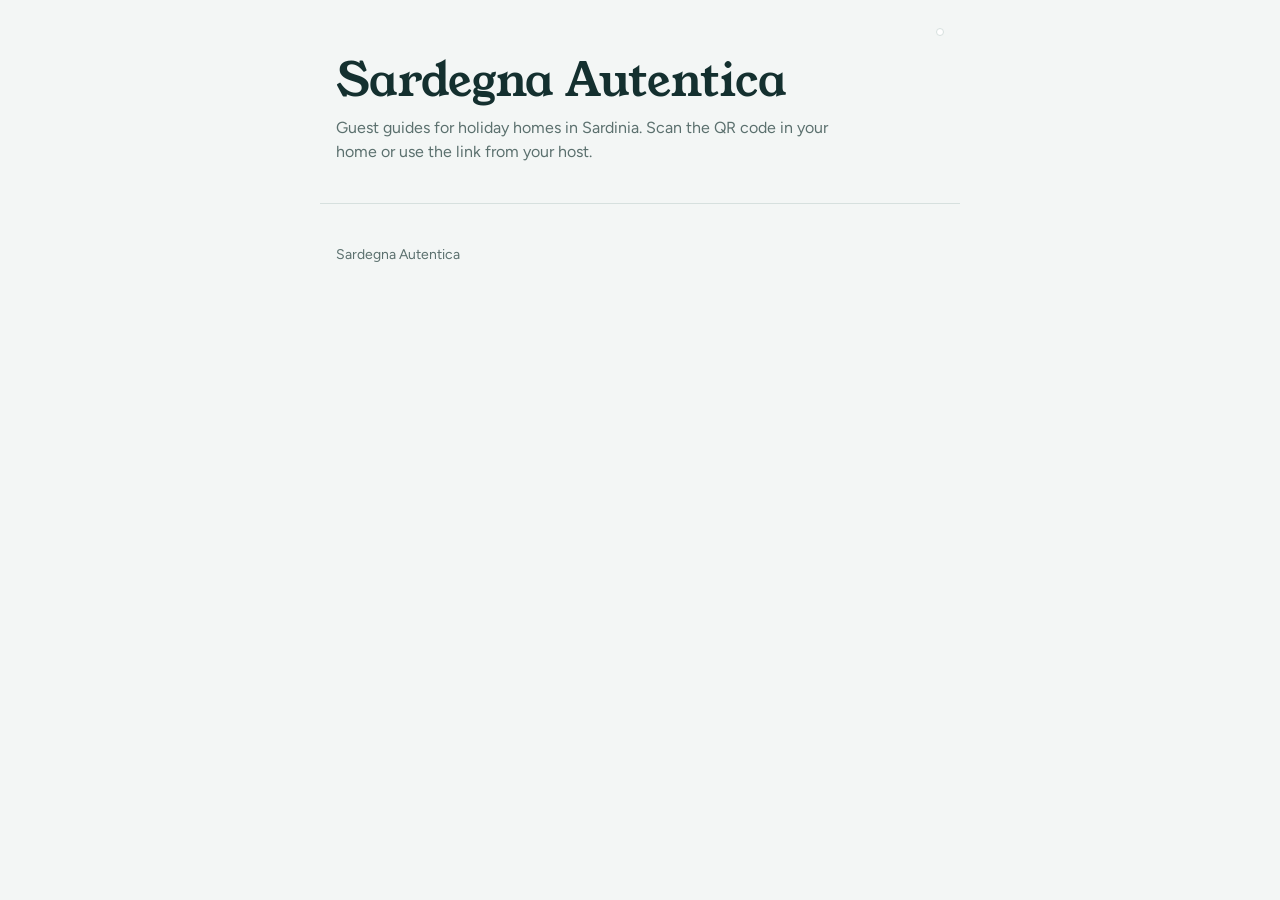
<file: index.html>
<!doctype html>
<html lang="en">
<head>
<meta charset="utf-8">
<meta name="viewport" content="width=device-width, initial-scale=1, viewport-fit=cover">
<title>Guest guide · Sardegna Autentica</title>
<meta name="description" content="Digital guest guide for holiday homes in Sardinia.">
<meta name="theme-color" content="#0f6b6b">
<link rel="manifest" href="manifest.webmanifest">
<link rel="icon" href="icons/icon-192.png">
<link rel="apple-touch-icon" href="icons/apple-touch-icon.png">
<link rel="preconnect" href="https://fonts.googleapis.com">
<link rel="preconnect" href="https://fonts.gstatic.com" crossorigin>
<link rel="stylesheet" href="https://fonts.googleapis.com/css2?family=Young+Serif&family=Figtree:wght@400;500;600;700&family=JetBrains+Mono:wght@500&display=swap">
<link rel="stylesheet" href="style.css">
</head>
<body>
<div class="wrap">
  <header id="top">
    <div class="topbar">
      <span class="place" id="place"></span>
      <div class="langs" id="langs" role="group" aria-label="Language"></div>
    </div>
    <img id="hostLogo" class="host-logo" alt="" hidden>
    <h1 id="title">…</h1>
    <p class="lede" id="lede"></p>
  </header>
  <nav id="nav" aria-label="Sections"></nav>
  <main id="main"><p class="note">Loading…</p></main>
  <footer id="foot"></footer>
</div>
<script src="app.js"></script>
</body>
</html>
</file>
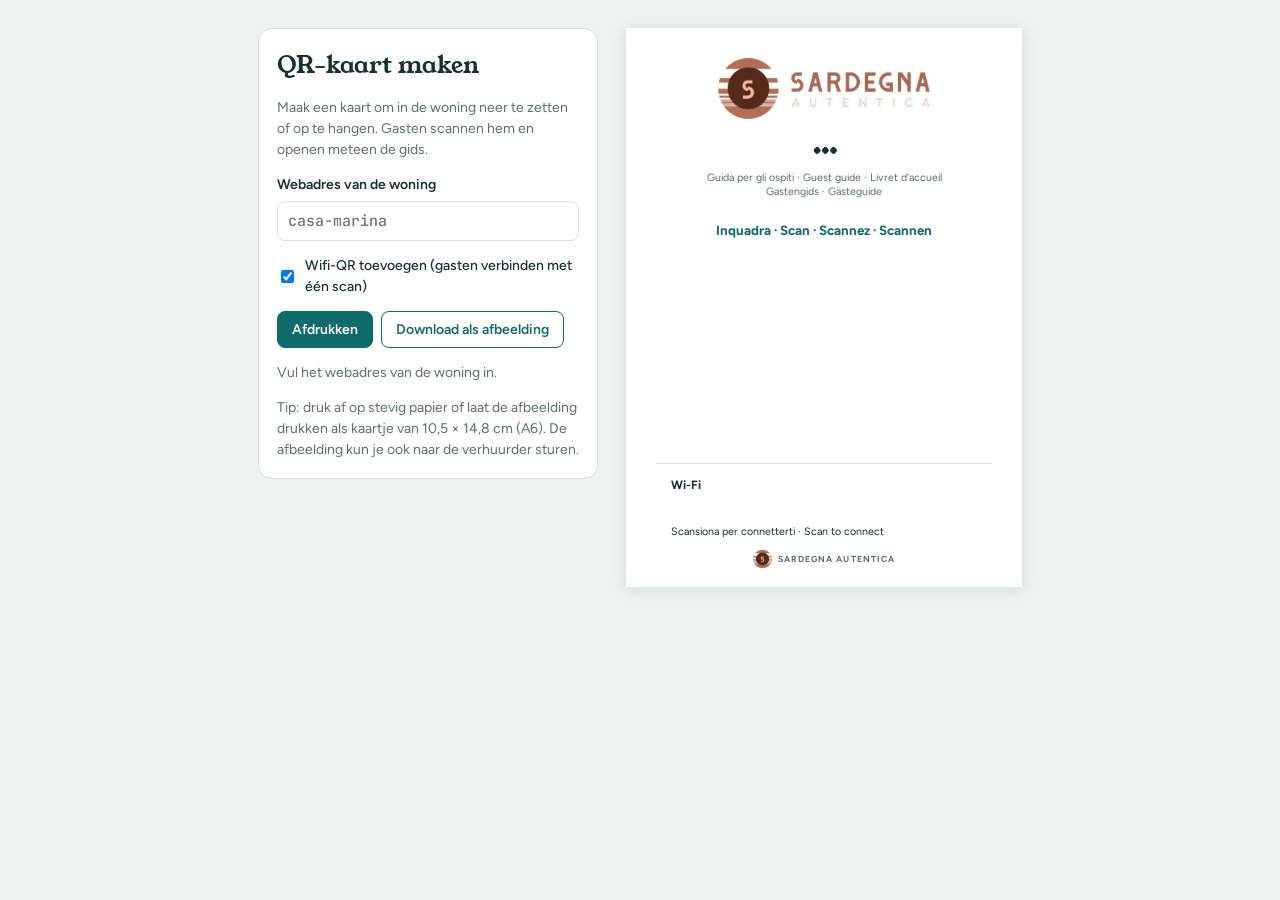
<file: qr.html>
<!doctype html>
<html lang="nl">
<head>
<meta charset="utf-8">
<meta name="viewport" content="width=device-width, initial-scale=1">
<title>QR-kaart · Gastengids</title>
<meta name="robots" content="noindex">
<link rel="icon" href="icons/icon-192.png">
<link rel="preconnect" href="https://fonts.googleapis.com">
<link rel="preconnect" href="https://fonts.gstatic.com" crossorigin>
<link rel="stylesheet" href="https://fonts.googleapis.com/css2?family=Young+Serif&family=Figtree:wght@400;500;600;700&family=JetBrains+Mono:wght@500&display=swap">
<style>
/* Printbare QR-kaart (A6) voor een woning. Bediening links, kaart rechts; bij afdrukken alleen de kaart. */
:root{
  --bg:#eef2f1; --paper:#ffffff; --ink:#14302f; --muted:#5b706e; --line:#d6e0de;
  --sea:#0f6b6b; --saffron:#a8700a; --saffron-soft:#f6ead0;
  --display:"Young Serif", Georgia, serif;
  --body:"Figtree", system-ui, -apple-system, "Segoe UI", sans-serif;
  --mono:"JetBrains Mono", ui-monospace, Menlo, Consolas, monospace;
}
*{box-sizing:border-box}
body{margin:0;background:var(--bg);color:var(--ink);font-family:var(--body);font-size:15px;line-height:1.5}
.layout{display:flex;flex-wrap:wrap;gap:28px;justify-content:center;align-items:flex-start;padding:28px 16px 48px}
.panel{flex:1 1 280px;max-width:340px;display:grid;gap:14px;background:var(--paper);border:1px solid var(--line);border-radius:14px;padding:18px}
.panel h1{font-family:var(--display);font-weight:400;font-size:24px;margin:0}
.panel p{margin:0;color:var(--muted);font-size:14px}
label{font-weight:600;font-size:14px;display:grid;gap:6px}
input[type=text]{font:500 15px var(--mono);padding:9px 10px;border:1px solid var(--line);border-radius:8px;width:100%}
.check{display:flex;gap:8px;align-items:center;font-weight:500}
.btns{display:flex;flex-wrap:wrap;gap:8px}
button{font:600 14px var(--body);border-radius:8px;padding:9px 14px;cursor:pointer;border:1px solid var(--sea);background:var(--paper);color:var(--sea)}
button.primary{background:var(--sea);color:#fff}
button:focus-visible,input:focus-visible{outline:2px solid var(--saffron);outline-offset:2px}
.msg{font-size:13px;color:var(--saffron)}
/* De kaart: 105 x 148 mm */
.card{width:105mm;height:148mm;max-width:100%;background:var(--paper);box-shadow:0 2px 14px rgba(20,48,47,.12);
  display:flex;flex-direction:column;align-items:center;text-align:center;padding:8mm 8mm 5mm;gap:2.8mm;overflow:hidden}
.brand{font-size:7.5pt;letter-spacing:.18em;text-transform:uppercase;color:var(--muted);font-weight:700}
.home{font-family:var(--display);font-size:22pt;line-height:1.05;margin:0;text-wrap:balance}
.langs{font-size:8pt;color:var(--muted);line-height:1.35}
.qr{width:47mm;height:47mm;display:block}
.scan{font-weight:700;font-size:10pt;color:var(--sea)}
.url{font-family:var(--mono);font-size:7.5pt;color:var(--ink);word-break:break-all}
.wifi{margin-top:auto;display:flex;gap:4mm;align-items:center;text-align:left;border-top:1px solid var(--line);padding-top:3.5mm;width:100%}
.wifi svg{width:20mm;height:20mm;flex:none}
.wifi-text{font-size:8pt;line-height:1.35;min-width:0}
.wifi-text b{font-size:9pt}
.wifi-text .mono{font-family:var(--mono);font-size:8pt;word-break:break-all}
.top-logo{max-width:62mm;max-height:16mm;object-fit:contain}
.sa-foot{display:flex;align-items:center;justify-content:center;gap:1.6mm;font-size:6.5pt;letter-spacing:.12em;text-transform:uppercase;color:var(--muted);font-weight:700}
.sa-foot img{width:5mm;height:5mm}
@media print{
  @page{size:A6;margin:0}
  body{background:#fff}
  .panel{display:none}
  .layout{padding:0;display:block}
  .card{box-shadow:none;margin:0}
}
</style>
</head>
<body>
<div class="layout">
  <form class="panel" id="panel" onsubmit="return false">
    <h1>QR-kaart maken</h1>
    <p>Maak een kaart om in de woning neer te zetten of op te hangen. Gasten scannen hem en openen meteen de gids.</p>
    <label for="slug">Webadres van de woning
      <input type="text" id="slug" placeholder="casa-marina" autocomplete="off">
    </label>
    <label class="check" for="withWifi"><input type="checkbox" id="withWifi" checked> Wifi-QR toevoegen (gasten verbinden met één scan)</label>
    <div class="btns">
      <button type="button" class="primary" id="print">Afdrukken</button>
      <button type="button" id="png">Download als afbeelding</button>
    </div>
    <p class="msg" id="msg" role="status"></p>
    <p>Tip: druk af op stevig papier of laat de afbeelding drukken als kaartje van 10,5 × 14,8 cm (A6). De afbeelding kun je ook naar de verhuurder sturen.</p>
  </form>

  <div class="card" id="card">
    <img class="top-logo" id="topLogo" src="media/sardegna-autentica-logo.png" alt="Sardegna Autentica">
    <h2 class="home" id="homeName">…</h2>
    <div class="langs">Guida per gli ospiti · Guest guide · Livret d'accueil<br>Gastengids · Gästeguide</div>
    <div id="qrMain"></div>
    <div class="scan">Inquadra · Scan · Scannez · Scannen</div>
    <div class="url" id="url"></div>
    <div class="wifi" id="wifiBox" hidden>
      <div id="qrWifi"></div>
      <div class="wifi-text">
        <b>Wi-Fi</b><br>
        <span class="mono" id="wifiNet"></span><br>
        <span class="mono" id="wifiPass"></span><br>
        Scansiona per connetterti · Scan to connect
      </div>
    </div>
    <div class="sa-foot"><img src="media/sardegna-autentica-mark.png" alt="">Sardegna Autentica</div>
  </div>
</div>

<script src="vendor/qrcode.js"></script>
<script>
(function () {
  "use strict";
  qrcode.stringToBytes = qrcode.stringToBytesFuncs["UTF-8"];
  var $ = function (id) { return document.getElementById(id); };
  var home = null;

  function base() {
    return location.origin + location.pathname.replace(/qr\.html$/, "");
  }
  function guideUrl(slug) { return base() + slug; }
  function wifiEsc(s) { return String(s || "").replace(/([\\;,:"])/g, "\\$1"); }
  function wifiPayload(w) {
    return "WIFI:T:WPA;S:" + wifiEsc(w.netwerk) + ";P:" + wifiEsc(w.wachtwoord) + ";;";
  }
  function makeQr(text) {
    var q = qrcode(0, "M"); q.addData(text); q.make(); return q;
  }
  function svgFor(q, cls) {
    var n = q.getModuleCount(), m = 2, size = n + m * 2, d = "";
    for (var r = 0; r < n; r++) for (var c = 0; c < n; c++) if (q.isDark(r, c)) d += "M" + (c + m) + " " + (r + m) + "h1v1h-1z";
    return '<svg class="' + cls + '" viewBox="0 0 ' + size + " " + size + '" shape-rendering="crispEdges" role="img" aria-label="QR-code">' +
      '<rect width="' + size + '" height="' + size + '" fill="#fff"/><path d="' + d + '" fill="#14302f"/></svg>';
  }
  function msg(t) { $("msg").textContent = t || ""; }

  function draw() {
    var slug = $("slug").value.trim().toLowerCase().replace(/[^a-z0-9-]/g, "");
    if (!slug) { msg("Vul het webadres van de woning in."); return; }
    var url = guideUrl(slug);
    $("qrMain").innerHTML = svgFor(makeQr(url), "qr");
    $("url").textContent = url.replace(/^https?:\/\//, "");
    $("homeName").textContent = (home && home.naam) || slug;
    var hl = home && home.logo ? String(home.logo).replace(/^\/+/, "") : "";
    $("topLogo").src = hl || "media/sardegna-autentica-logo.png";
    $("topLogo").alt = hl ? ((home && home.naam) || "") : "Sardegna Autentica";
    var w = home && home.wifi;
    var showWifi = $("withWifi").checked && w && w.netwerk;
    $("wifiBox").hidden = !showWifi;
    if (showWifi) {
      $("qrWifi").innerHTML = svgFor(makeQr(wifiPayload(w)), "");
      $("wifiNet").textContent = w.netwerk;
      $("wifiPass").textContent = w.wachtwoord || "";
    }
  }

  function load() {
    var slug = $("slug").value.trim().toLowerCase().replace(/[^a-z0-9-]/g, "");
    home = null;
    if (!slug) { draw(); return; }
    fetch("content/woningen/" + slug + ".json", { cache: "no-cache" }).then(function (r) {
      if (!r.ok) throw new Error(r.status);
      return r.json();
    }).then(function (h) { home = h; msg(""); draw(); }).catch(function () {
      msg("Deze woning bestaat (nog) niet. Controleer het webadres in Pages CMS.");
      draw();
    });
    try { history.replaceState(null, "", "?w=" + slug); } catch (e) {}
  }

  // Afbeelding (A6 op 300 dpi) tekenen op een canvas, zelfde opbouw als de kaart
  function loadImg(src) {
    return new Promise(function (res) { var i = new Image(); i.onload = function () { res(i); }; i.onerror = function () { res(null); }; i.src = src; });
  }
  function fit(g, img, cx, y, maxW, maxH) {
    if (!img) return 0;
    var r = Math.min(maxW / img.width, maxH / img.height), w = img.width * r, h = img.height * r;
    g.drawImage(img, cx - w / 2, y + (maxH - h) / 2, w, h);
    return maxH;
  }
  function downloadPng() {
    var W = 1240, H = 1748, mm = W / 105;
    var css = getComputedStyle(document.documentElement);
    var display = css.getPropertyValue("--display"), body = css.getPropertyValue("--body"), mono = css.getPropertyValue("--mono");
    Promise.all([loadImg($("topLogo").src), loadImg("media/sardegna-autentica-mark.png")]).then(function (imgs) {
      var cv = document.createElement("canvas"); cv.width = W; cv.height = H;
      var g = cv.getContext("2d");
      g.fillStyle = "#fff"; g.fillRect(0, 0, W, H);
      g.textAlign = "center"; g.textBaseline = "alphabetic";
      var y = 8 * mm;
      y += fit(g, imgs[0], W / 2, y, 62 * mm, 16 * mm) + 9 * mm;
      g.fillStyle = "#14302f"; g.font = (7.8 * mm) + "px " + display;
      var lines = wrap(g, $("homeName").textContent, W / 2, y, W - 16 * mm);
      lines.forEach(function (l, i) { g.fillText(l, W / 2, y + i * 8.6 * mm); });
      y += (lines.length - 1) * 8.6 * mm + 6.5 * mm;
      g.fillStyle = "#5b706e"; g.font = (2.9 * mm) + "px " + body;
      g.fillText("Guida per gli ospiti · Guest guide · Livret d'accueil", W / 2, y); y += 4 * mm;
      g.fillText("Gastengids · Gästeguide", W / 2, y); y += 3.5 * mm;
      var qs = 47 * mm; drawQr(g, makeQr(guideUrl($("slug").value.trim())), W / 2 - qs / 2, y, qs); y += qs + 5.5 * mm;
      g.fillStyle = "#0f6b6b"; g.font = "700 " + (3.6 * mm) + "px " + body; g.fillText("Inquadra · Scan · Scannez · Scannen", W / 2, y); y += 4.6 * mm;
      g.fillStyle = "#14302f"; g.font = (2.7 * mm) + "px " + mono; g.fillText($("url").textContent, W / 2, y);
      // voet: rond logo + naam
      var fy = H - 5 * mm - 5 * mm;
      g.font = "700 " + (2.3 * mm) + "px " + body; g.fillStyle = "#5b706e";
      var label = "SARDEGNA AUTENTICA", tw = g.measureText(label).width + 0.3 * mm * (label.length - 1), total = 5 * mm + 1.6 * mm + tw, fx = W / 2 - total / 2;
      if (imgs[1]) g.drawImage(imgs[1], fx, fy, 5 * mm, 5 * mm);
      letter(g, label, fx + 6.6 * mm + tw / 2, fy + 3.6 * mm, 0.3 * mm);
      if (!$("wifiBox").hidden) {
        var wy = fy - 3 * mm - 20 * mm;
        g.strokeStyle = "#d6e0de"; g.lineWidth = 2; g.beginPath(); g.moveTo(8 * mm, wy - 3.5 * mm); g.lineTo(W - 8 * mm, wy - 3.5 * mm); g.stroke();
        drawQr(g, makeQr(wifiPayload(home.wifi)), 8 * mm, wy, 20 * mm);
        g.textAlign = "left"; var tx = 32 * mm;
        g.fillStyle = "#14302f"; g.font = "700 " + (3.2 * mm) + "px " + body; g.fillText("Wi-Fi", tx, wy + 4 * mm);
        g.font = (2.9 * mm) + "px " + mono; g.fillText(home.wifi.netwerk, tx, wy + 8.5 * mm); g.fillText(home.wifi.wachtwoord || "", tx, wy + 12.5 * mm);
        g.font = (2.9 * mm) + "px " + body; g.fillText("Scansiona per connetterti · Scan to connect", tx, wy + 17 * mm);
      }
      var a = document.createElement("a");
      a.href = cv.toDataURL("image/png");
      a.download = "qr-" + ($("slug").value.trim() || "gids") + ".png";
      document.body.appendChild(a); a.click(); a.remove();
    });
  }
  function drawQr(g, q, x, y, size) {
    var n = q.getModuleCount(), m = 2, cell = size / (n + m * 2);
    g.fillStyle = "#fff"; g.fillRect(x, y, size, size); g.fillStyle = "#14302f";
    for (var r = 0; r < n; r++) for (var c = 0; c < n; c++) if (q.isDark(r, c)) g.fillRect(Math.floor(x + (c + m) * cell), Math.floor(y + (r + m) * cell), Math.ceil(cell), Math.ceil(cell));
  }
  function letter(g, t, cx, y, sp) { var w = g.measureText(t).width + sp * (t.length - 1), x = cx - w / 2; g.textAlign = "left"; for (var i = 0; i < t.length; i++) { g.fillText(t[i], x, y); x += g.measureText(t[i]).width + sp; } g.textAlign = "center"; }
  function wrap(g, t, cx, y, maxW) { var words = String(t).split(" "), lines = [], cur = ""; words.forEach(function (w) { var test = cur ? cur + " " + w : w; if (g.measureText(test).width > maxW && cur) { lines.push(cur); cur = w; } else cur = test; }); if (cur) lines.push(cur); return lines; }

  var params = new URLSearchParams(location.search);
  $("slug").value = params.get("w") || "";
  $("slug").addEventListener("change", load);
  $("withWifi").addEventListener("change", draw);
  $("print").addEventListener("click", function () { window.print(); });
  $("png").addEventListener("click", function () {
    if (!$("slug").value.trim()) { msg("Vul eerst het webadres in."); return; }
    (document.fonts ? document.fonts.ready : Promise.resolve()).then(downloadPng);
  });
  load();
})();
</script>
</body>
</html>
</file>
<file: style.css>
/* Sardegna Autentica guest guide. Phone-first single column, sticky chip nav. */
:root{
  --bg:#f3f6f5; --surface:#ffffff; --ink:#14302f; --muted:#5b706e; --line:#d6e0de;
  --sea:#0f6b6b; --sea-soft:#dcecea; --saffron:#a8700a; --saffron-soft:#f6ead0;
  --warn:#b4541c;
  --display:"Young Serif", Georgia, "Times New Roman", serif;
  --body:"Figtree", system-ui, -apple-system, "Segoe UI", sans-serif;
  --mono:"JetBrains Mono", ui-monospace, Menlo, Consolas, monospace;
  color-scheme:light;
}
@media (prefers-color-scheme: dark){:root{
  --bg:#0d1a1a; --surface:#132423; --ink:#e4efed; --muted:#9db3b0; --line:#24403e;
  --sea:#5cc2bd; --sea-soft:#163a38; --saffron:#e8b04a; --saffron-soft:#3a2e14;
  --warn:#f0995f; color-scheme:dark}}
*{box-sizing:border-box}
html{-webkit-text-size-adjust:100%}
body{margin:0;background:var(--bg);color:var(--ink);font-family:var(--body);font-size:16px;line-height:1.55;
  padding-top:env(safe-area-inset-top,0px);padding-bottom:env(safe-area-inset-bottom,0px)}
img{max-width:100%;display:block}
a{color:var(--sea)}
.wrap{max-width:640px;margin:0 auto;padding-inline:16px;padding-block:0 48px}
header{padding-block:28px 18px;display:grid;gap:10px}
.topbar{display:flex;justify-content:space-between;align-items:center;gap:12px;flex-wrap:wrap}
.place{font-size:12px;letter-spacing:.12em;text-transform:uppercase;color:var(--muted);font-weight:600}
.langs{display:flex;gap:4px;background:var(--surface);border:1px solid var(--line);border-radius:999px;padding:3px}
.langs button{font:600 13px var(--body);border:0;background:transparent;color:var(--muted);padding:5px 11px;border-radius:999px;cursor:pointer}
.langs button[aria-pressed="true"]{background:var(--sea);color:var(--bg)}
h1{font-family:var(--display);font-weight:400;font-size:clamp(32px,9vw,46px);line-height:1.08;margin:0;text-wrap:balance}
.lede{margin:0;color:var(--muted);max-width:52ch;white-space:pre-line}
.hero{border-radius:14px;aspect-ratio:16/9;object-fit:cover;width:100%;max-width:100%}
nav{position:sticky;top:env(safe-area-inset-top,0px);z-index:5;background:var(--bg);padding-block:10px;margin-inline:-16px;padding-inline:16px;overflow-x:auto;display:flex;gap:6px;border-bottom:1px solid var(--line);scrollbar-width:none}
nav::-webkit-scrollbar{display:none}
nav a{flex:none;font-size:14px;font-weight:600;color:var(--ink);text-decoration:none;padding:6px 12px;border:1px solid var(--line);border-radius:999px;background:var(--surface)}
nav a:hover,nav a:focus-visible{border-color:var(--sea);color:var(--sea);outline:none}
section{padding-block:28px 6px;display:grid;gap:14px;scroll-margin-top:60px}
h2{font-family:var(--display);font-weight:400;font-size:26px;margin:0}
h3{font-size:16px;margin:0}
p{margin:0}
.pre{white-space:pre-line}
.kv{display:grid;grid-template-columns:auto 1fr;gap:8px 16px;background:var(--surface);border:1px solid var(--line);border-radius:12px;padding:16px;margin:0}
.kv dt{color:var(--muted);font-size:14px}
.kv dd{margin:0;font-weight:600;min-width:0;overflow-wrap:anywhere}
.mono{font-family:var(--mono);font-size:15px}
.copy{font:600 12px var(--body);margin-left:8px;border:1px solid var(--line);background:var(--bg);color:var(--sea);border-radius:6px;padding:2px 8px;cursor:pointer;vertical-align:middle}
ol.steps{margin:0;padding-left:22px;display:grid;gap:8px}
ul.plain{margin:0;padding-left:20px;display:grid;gap:6px}
.wind{background:var(--sea-soft);border-radius:14px;padding:16px;display:grid;gap:12px}
.wind-btns{display:flex;flex-wrap:wrap;gap:6px}
.wind-btns button{font:600 14px var(--body);border:1px solid var(--sea);background:var(--surface);color:var(--sea);padding:7px 12px;border-radius:999px;cursor:pointer}
.wind-btns button[aria-pressed="true"]{background:var(--sea);color:var(--bg)}
.wind-out{display:grid;gap:4px;white-space:pre-line}
.cards{display:grid;gap:10px}
.card{background:var(--surface);border:1px solid var(--line);border-radius:12px;padding:14px 16px;display:grid;gap:6px;min-width:0}
.card.dim{opacity:.6}
.card-head{display:flex;justify-content:space-between;align-items:baseline;gap:10px;flex-wrap:wrap}
.card img{border-radius:8px;aspect-ratio:3/2;object-fit:cover;width:100%}
.tags{display:flex;gap:6px;flex-wrap:wrap}
.tag{font-size:12px;font-weight:600;padding:2px 8px;border-radius:999px;background:var(--sea-soft);color:var(--sea)}
.tag.book{background:var(--saffron-soft);color:var(--saffron)}
.tag.calm{background:var(--sea);color:var(--bg)}
.links{display:flex;gap:14px;flex-wrap:wrap;font-size:14px;font-weight:600}
.note{font-size:13px;color:var(--muted)}
.food{display:grid;grid-template-columns:repeat(auto-fit,minmax(170px,1fr));gap:10px}
.dish{border-top:2px solid var(--saffron);padding-top:8px;display:grid;gap:2px}
.dish b{font-family:var(--display);font-weight:400;font-size:18px}
.dish span{font-size:14px;color:var(--muted)}
.group-label{font-size:12px;letter-spacing:.1em;text-transform:uppercase;color:var(--muted);font-weight:700;margin-top:6px}
.partner-label{font-size:11px;font-weight:700;letter-spacing:.06em;text-transform:uppercase;color:var(--saffron)}
.extra{display:flex;justify-content:space-between;align-items:center;gap:12px;flex-wrap:wrap}
.extra > div{min-width:0;flex:1 1 200px}
.price{font-family:var(--mono);font-variant-numeric:tabular-nums;color:var(--sea);font-size:15px}
.btn{font:600 14px var(--body);background:var(--sea);color:var(--bg);border:0;border-radius:8px;padding:8px 14px;cursor:pointer;text-decoration:none;display:inline-block}
.sos{display:grid;grid-template-columns:repeat(auto-fit,minmax(140px,1fr));gap:10px}
.sos div{background:var(--surface);border:1px solid var(--line);border-radius:12px;padding:12px 14px}
.sos b{display:block;font-family:var(--mono);font-size:22px;color:var(--warn)}
.sos span{font-size:13px;color:var(--muted)}
.empty{padding-block:60px;display:grid;gap:10px}
footer{margin-top:40px;font-size:14px;color:var(--muted)}
.about{display:grid;gap:8px;justify-items:center;text-align:center;background:var(--surface);border:1px solid var(--line);border-radius:14px;padding:22px 18px}
.about-logo{width:200px;max-width:70%;height:auto}
.about h3{color:var(--ink)}
.about p{max-width:40ch}
.about a{font-weight:600}
.sa-mark{width:32px;height:32px;flex:none}
.host-logo{max-height:64px;max-width:220px;width:auto;object-fit:contain;object-position:left}
button:focus-visible,a:focus-visible{outline:2px solid var(--saffron);outline-offset:2px}
@media (prefers-reduced-motion:no-preference){html{scroll-behavior:smooth}}
.install{display:flex;gap:12px;align-items:flex-start;background:var(--saffron-soft);border-radius:14px;padding:14px 16px;margin-top:20px}
.install-body{display:grid;gap:8px;min-width:0;flex:1}
.install-body p{font-size:15px}
.install-close{flex:none;border:0;background:transparent;color:var(--muted);font-size:22px;line-height:1;cursor:pointer;padding:2px 6px;border-radius:6px}
.perk{background:var(--saffron-soft);border-radius:8px;padding:8px 10px;font-size:14px}
.perk b{color:var(--saffron)}
</file>
